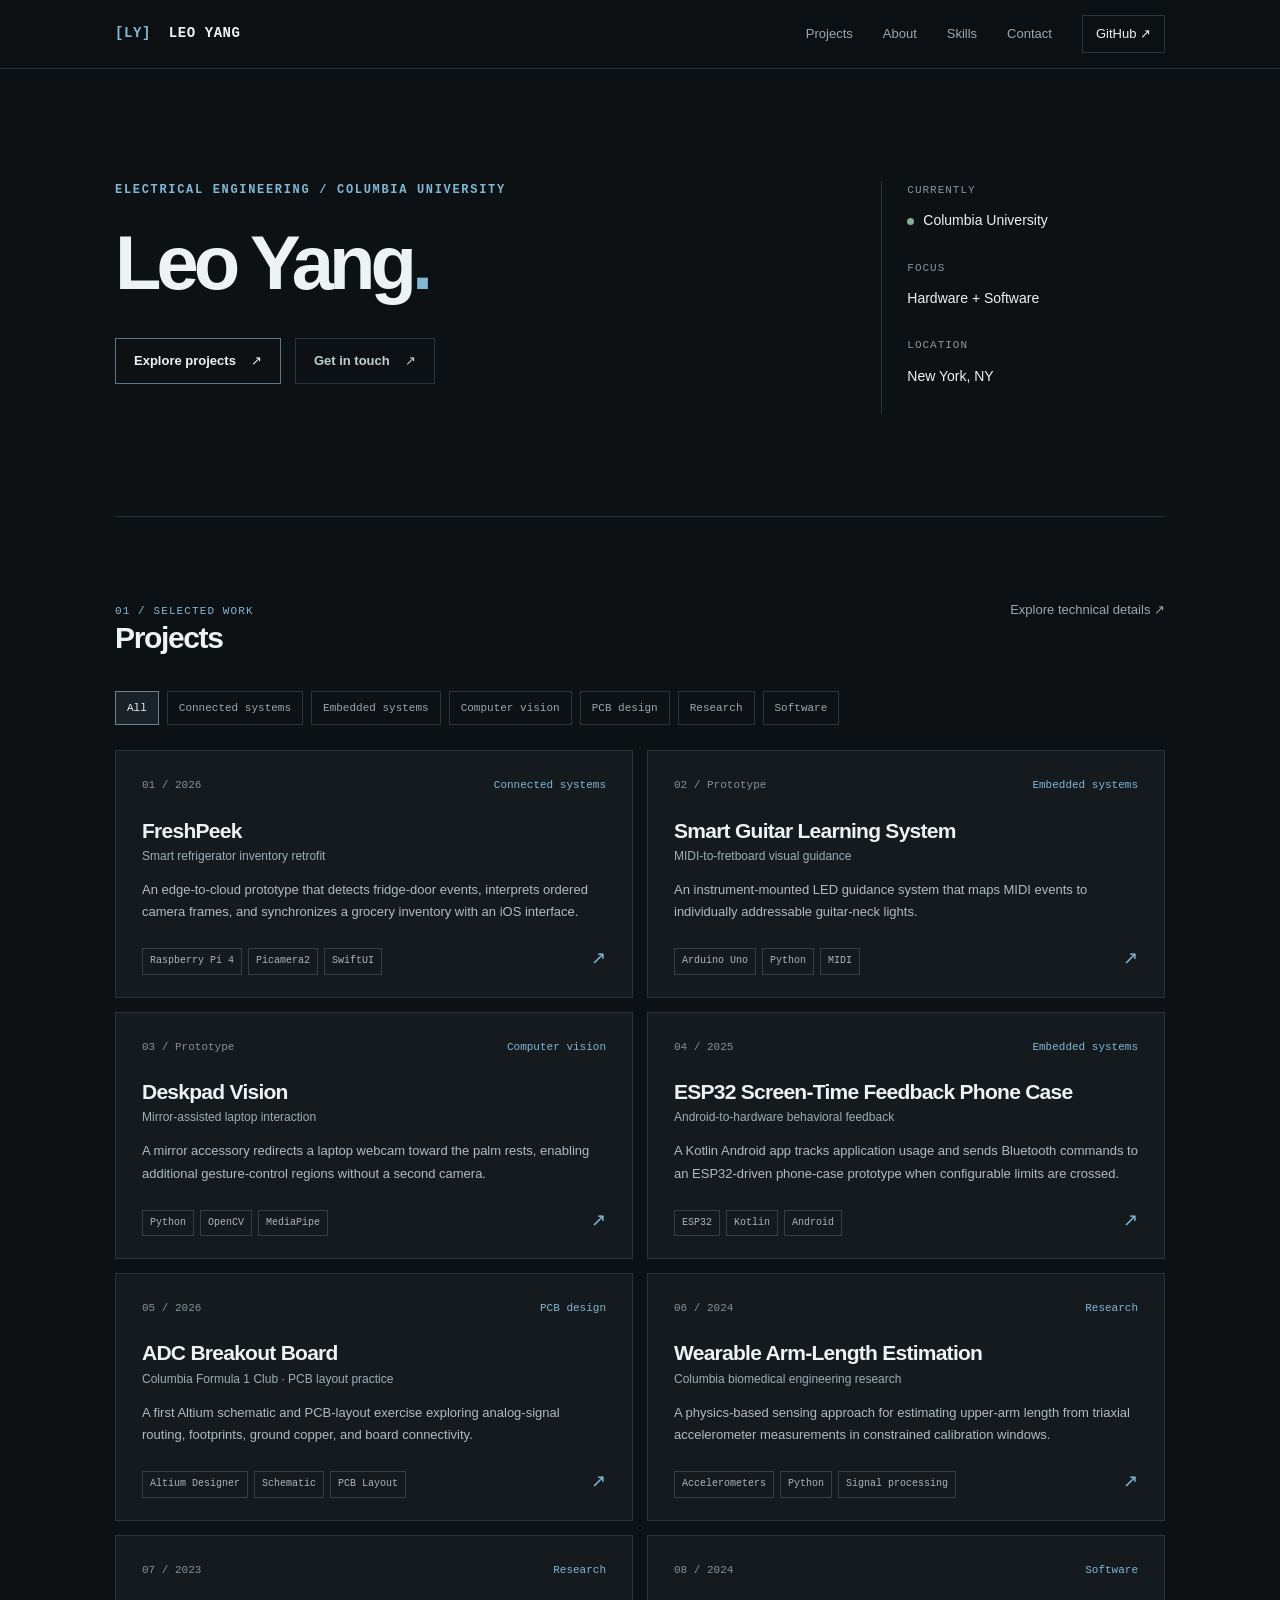
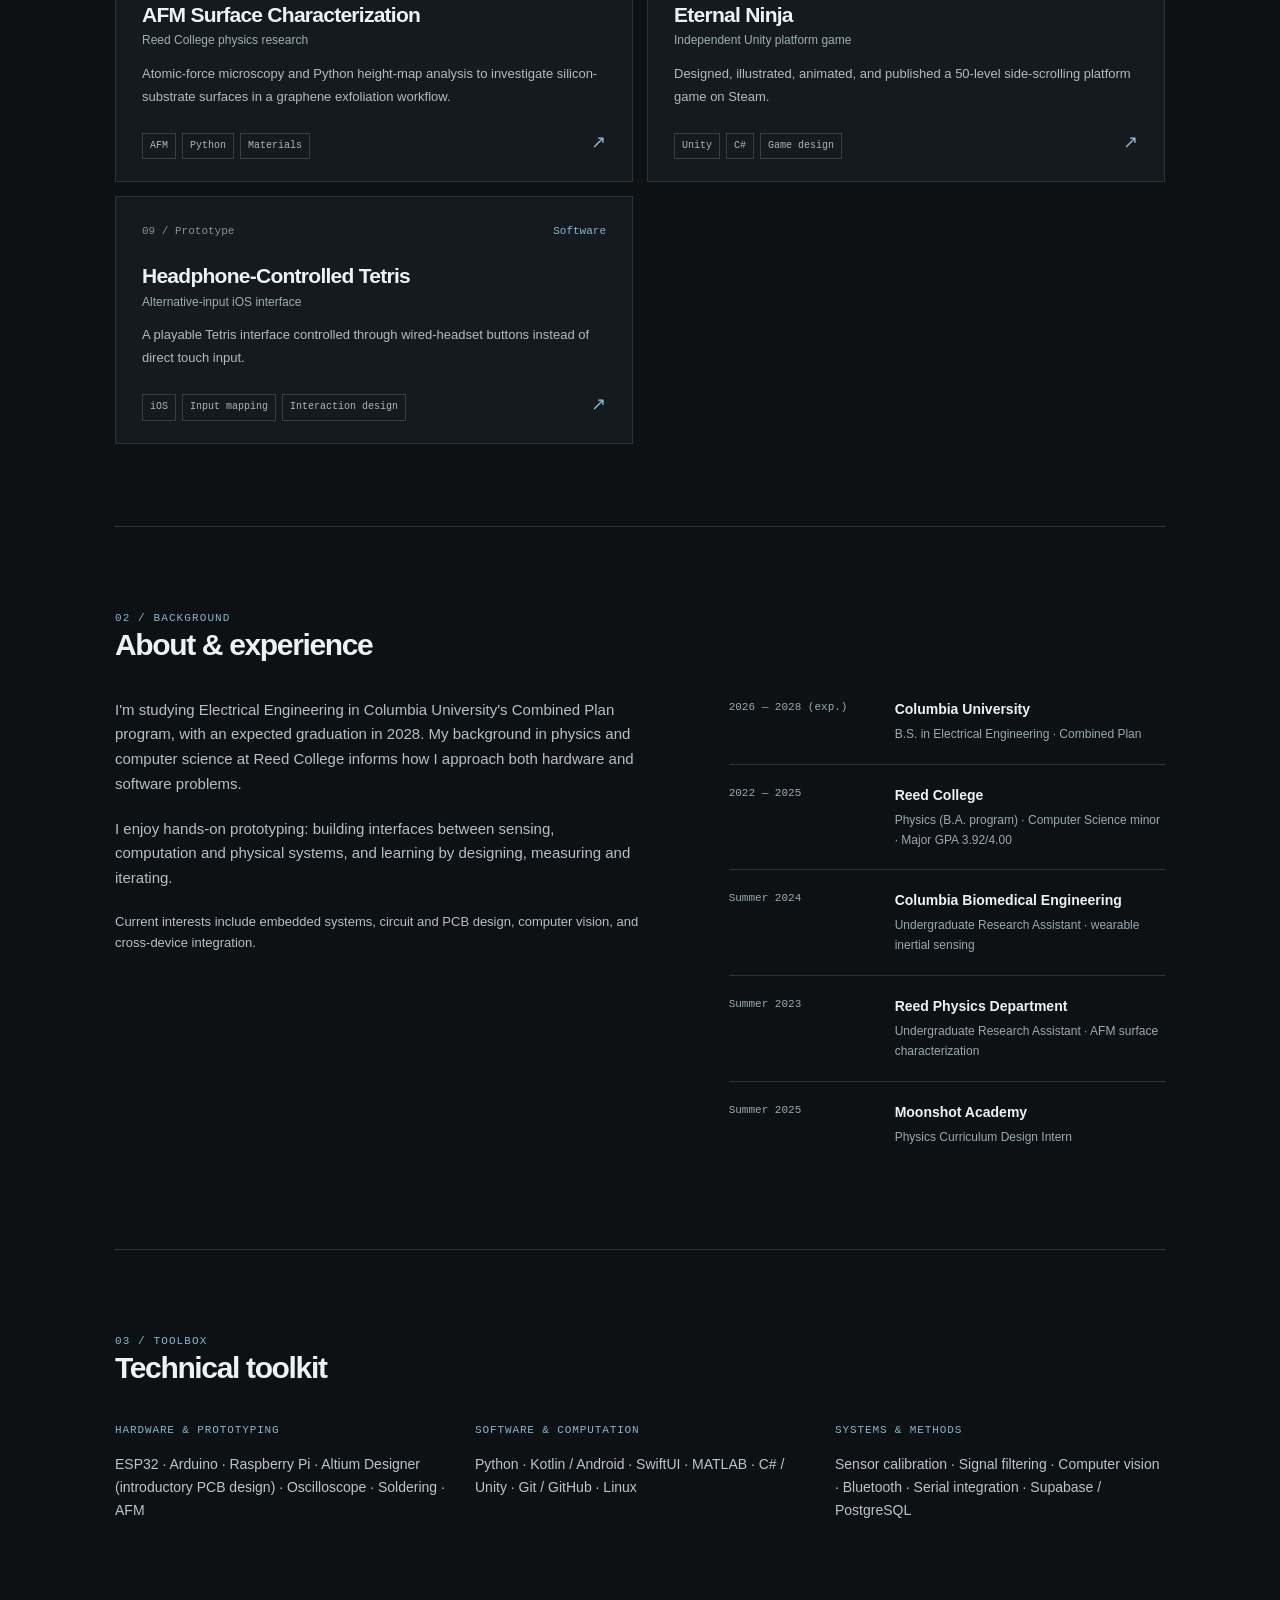
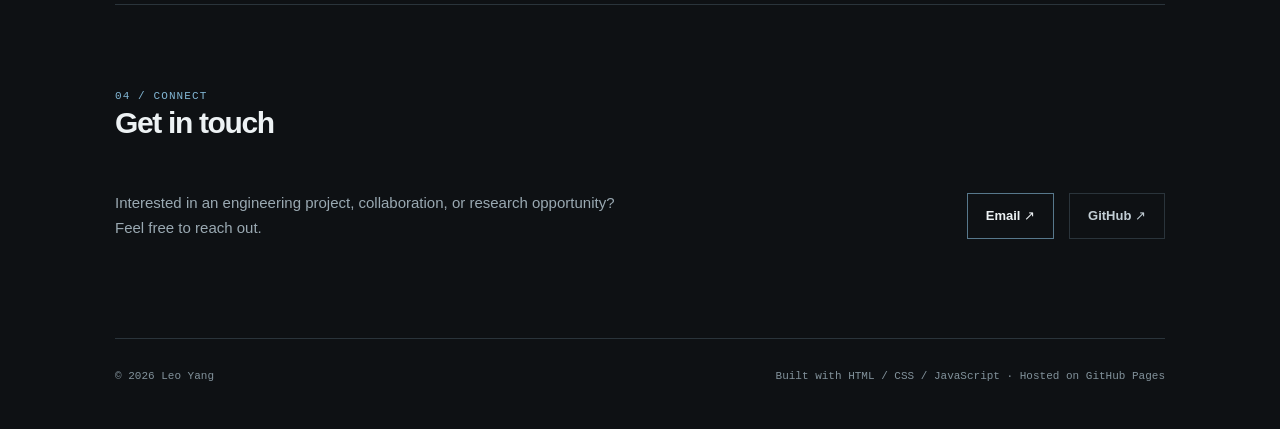
<file: index.html>
<!doctype html><html lang="en"><head><meta charset="utf-8"><meta name="viewport" content="width=device-width, initial-scale=1"><meta name="description" content="Leo Yang — Electrical Engineering at Columbia University. Embedded systems, PCB design, computer vision and software projects."><title>Leo Yang — Electrical Engineering & Projects</title><link rel="icon" href="assets/favicon.svg" type="image/svg+xml"><link rel="stylesheet" href="style.css"></head>
<body><header><div class="container"><a class="brand" href="index.html"><span class="mark">[LY]</span> LEO YANG</a><nav class="nav" aria-label="Main navigation"><a href="#projects">Projects</a><a href="#about">About</a><a href="#skills">Skills</a><a href="#contact">Contact</a><a class="git" href="https://github.com/leoyang068" target="_blank" rel="noopener">GitHub ↗</a></nav></div></header>
<main class="container"><div class="hero"><div><div class="eyebrow">Electrical Engineering / Columbia University</div><h1>Leo Yang<span class="period">.</span></h1><div class="cta"><a href="#projects" class="btn">Explore projects <span aria-hidden="true">↗</span></a><a class="btn secondary" href="mailto:leoy@reed.edu">Get in touch <span aria-hidden="true">↗</span></a></div></div><aside class="hero-aside" aria-label="Profile details"><div><div class="spec">Currently</div><div class="spec-value"><span class="status"></span>Columbia University</div></div><div><div class="spec">Focus</div><div class="spec-value">Hardware + Software</div></div><div><div class="spec">Location</div><div class="spec-value">New York, NY</div></div></aside></div>
<section id="projects"><div class="section-head"><div><div class="section-kicker">01 / SELECTED WORK</div><h2 class="section-title">Projects</h2></div><span class="section-note">Explore technical details ↗</span></div><div class="filters" id="filters" aria-label="Filter projects"></div><div id="projects-grid" class="projects-grid"></div></section>
<section id="about"><div class="section-head"><div><div class="section-kicker">02 / BACKGROUND</div><h2 class="section-title">About & experience</h2></div></div><div class="about-grid"><div class="about-copy"><p>I'm studying Electrical Engineering in Columbia University's Combined Plan program, with an expected graduation in 2028. My background in physics and computer science at Reed College informs how I approach both hardware and software problems.</p><p>I enjoy hands-on prototyping: building interfaces between sensing, computation and physical systems, and learning by designing, measuring and iterating.</p><p class="muted" style="font-size:13px">Current interests include embedded systems, circuit and PCB design, computer vision, and cross-device integration.</p></div><div><div class="experience"><div class="exp-date">2026 — 2028 (exp.)</div><div><div class="exp-title">Columbia University</div><div class="exp-detail">B.S. in Electrical Engineering · Combined Plan</div></div></div><div class="experience"><div class="exp-date">2022 — 2025</div><div><div class="exp-title">Reed College</div><div class="exp-detail">Physics (B.A. program) · Computer Science minor · Major GPA 3.92/4.00</div></div></div><div class="experience"><div class="exp-date">Summer 2024</div><div><div class="exp-title">Columbia Biomedical Engineering</div><div class="exp-detail">Undergraduate Research Assistant · wearable inertial sensing</div></div></div><div class="experience"><div class="exp-date">Summer 2023</div><div><div class="exp-title">Reed Physics Department</div><div class="exp-detail">Undergraduate Research Assistant · AFM surface characterization</div></div></div><div class="experience"><div class="exp-date">Summer 2025</div><div><div class="exp-title">Moonshot Academy</div><div class="exp-detail">Physics Curriculum Design Intern</div></div></div></div></div></section>
<section id="skills"><div class="section-head"><div><div class="section-kicker">03 / TOOLBOX</div><h2 class="section-title">Technical toolkit</h2></div></div><div class="skills-grid"><div><div class="skill-name">Hardware & prototyping</div><div class="skill-details">ESP32 · Arduino · Raspberry Pi · Altium Designer (introductory PCB design) · Oscilloscope · Soldering · AFM</div></div><div><div class="skill-name">Software & computation</div><div class="skill-details">Python · Kotlin / Android · SwiftUI · MATLAB · C# / Unity · Git / GitHub · Linux</div></div><div><div class="skill-name">Systems & methods</div><div class="skill-details">Sensor calibration · Signal filtering · Computer vision · Bluetooth · Serial integration · Supabase / PostgreSQL</div></div></div></section>
<section id="contact"><div class="section-head"><div><div class="section-kicker">04 / CONNECT</div><h2 class="section-title">Get in touch</h2></div></div><div class="contact-row"><p class="contact-description">Interested in an engineering project, collaboration, or research opportunity? Feel free to reach out.</p><div class="contact-actions"><a href="mailto:leoy@reed.edu" class="btn">Email ↗</a><a href="https://github.com/leoyang068" target="_blank" rel="noopener" class="btn secondary">GitHub ↗</a></div></div></section></main>
<footer><div class="container"><span>© <span id="year"></span> Leo Yang</span><span>Built with HTML / CSS / JavaScript · Hosted on GitHub Pages</span></div></footer><script src="projects.js"></script><script src="main.js"></script></body></html>
</file>
<file: style.css>
:root{color-scheme:dark;--bg:#0e1114;--panel:#151a1f;--line:#2a343b;--muted:#9aa9b2;--white:#edf2f4;--blue:#82b7d5;--max:1110px}
*{box-sizing:border-box}html{scroll-behavior:smooth}body{margin:0;background:var(--bg);color:var(--white);font-family:Inter,ui-sans-serif,-apple-system,BlinkMacSystemFont,"Segoe UI",sans-serif;font-size:15px;line-height:1.65}a{color:inherit;text-decoration:none}button{font:inherit}a:focus-visible,button:focus-visible{outline:2px solid var(--blue);outline-offset:4px}::selection{background:#275675;color:white}
.container{max-width:var(--max);padding:0 30px;margin:auto}.mono,.eyebrow,.tag,.number,.section-kicker,.meta,.filter,footer,.link-arrow,.spec{font-family:ui-monospace,SFMono-Regular,Menlo,Consolas,monospace}.mono{letter-spacing:.01em}
header{height:69px;border-bottom:1px solid var(--line);background:rgba(14,17,20,.97);position:sticky;top:0;z-index:20}header .container{height:100%;display:flex;align-items:center;justify-content:space-between}.brand{font-family:ui-monospace,monospace;font-weight:650;letter-spacing:.04em;font-size:14px}.brand .mark{color:var(--blue);margin-right:9px}.nav{display:flex;gap:30px;align-items:center}.nav a{font-size:13px;color:var(--muted)}.nav a:hover,.nav a.current{color:var(--white)}.nav .git{border:1px solid var(--line);padding:7px 13px;color:var(--white)}
.hero{display:grid;grid-template-columns:1.5fr .62fr;gap:80px;padding:112px 0 102px;border-bottom:1px solid var(--line)}.eyebrow{color:var(--blue);font-size:12px;font-weight:650;letter-spacing:.14em;text-transform:uppercase}.hero h1{font-size:clamp(49px,6vw,76px);line-height:1.06;letter-spacing:-.065em;margin:22px 0 22px;font-weight:650}.hero h1 .period{color:var(--blue)}.lead{font-size:19px;line-height:1.65;color:#b7c3ca;max-width:600px;margin:0}.cta{display:flex;gap:14px;flex-wrap:wrap;margin-top:35px}.btn{display:inline-flex;align-items:center;gap:15px;padding:11px 18px;border:1px solid #57788c;font-size:13px;font-weight:550;cursor:pointer;transition:background .15s}.btn:hover{background:#1c2931}.btn.secondary{border-color:var(--line);color:#c2ced5}.btn.secondary:hover{background:#1c2429}.hero-aside{border-left:1px solid var(--line);padding-left:25px;align-self:center}.spec{font-size:11px;color:#87969e;letter-spacing:.09em;text-transform:uppercase;margin-bottom:12px}.spec-value{font-size:14px;margin-bottom:28px;line-height:1.4}.status{display:inline-block;width:7px;height:7px;background:#8aaa99;border-radius:100%;margin-right:9px}
section{padding:82px 0;border-bottom:1px solid var(--line)}.section-head{display:flex;align-items:baseline;gap:22px;justify-content:space-between;margin-bottom:35px}.section-title{font-size:30px;letter-spacing:-.045em;line-height:1.2;margin:0;font-weight:630}.section-kicker{font-size:11px;color:var(--blue);letter-spacing:.1em}.muted{color:var(--muted)}.section-note{font-size:13px;color:var(--muted)}.filters{display:flex;gap:8px;flex-wrap:wrap;margin-bottom:25px}.filter{background:transparent;border:1px solid var(--line);padding:7px 11px;color:var(--muted);font-size:11px;cursor:pointer}.filter:hover,.filter.active{color:var(--white);border-color:#668395;background:#192229}
.projects-grid{display:grid;grid-template-columns:repeat(2,minmax(0,1fr));gap:14px}.project-card{display:flex;flex-direction:column;min-height:238px;border:1px solid var(--line);background:var(--panel);padding:25px 26px 22px;transition:background .18s,border .18s}.project-card:hover{border-color:#638195;background:#1a2228}.card-top{display:flex;justify-content:space-between;align-items:center;gap:15px}.number,.meta{font-size:11px;color:#81929c}.card-category{font-family:ui-monospace,monospace;font-size:11px;color:var(--blue)}.project-card h3{margin:22px 0 3px;font-size:21px;font-weight:610;letter-spacing:-.035em;line-height:1.3}.card-subtitle{font-size:12px;color:#9caeb7;margin:0 0 12px}.card-summary{font-size:13px;color:#aebcc4;line-height:1.75;margin:0;flex:1}.card-bottom{display:flex;align-items:end;justify-content:space-between;margin-top:21px;gap:10px}.tags{display:flex;flex-wrap:wrap;gap:6px}.tag{font-size:10px;border:1px solid #334049;padding:4px 7px;color:#a7b7c1}.link-arrow{color:var(--blue);font-size:18px}.text-link{font-size:13px;color:var(--blue)}.text-link:hover{text-decoration:underline}
.about-grid{display:grid;grid-template-columns:1.2fr 1fr;gap:90px}.about-copy p{margin:0 0 20px;color:#b4c0c7;font-size:15px}.experience{display:grid;grid-template-columns:150px 1fr;gap:16px;padding:19px 0;border-top:1px solid var(--line)}.experience:first-child{border-top:0;padding-top:0}.exp-date{font-family:ui-monospace,monospace;font-size:11px;color:var(--muted)}.exp-title{font-weight:600;font-size:14px}.exp-detail{font-size:12px;color:var(--muted);margin-top:4px}.skills-grid{display:grid;grid-template-columns:repeat(3,1fr);gap:30px}.skill-name{font-family:ui-monospace,monospace;color:var(--blue);font-size:11px;text-transform:uppercase;letter-spacing:.08em;margin-bottom:14px}.skill-details{color:#bac5cb;font-size:14px}.contact-row{display:flex;justify-content:space-between;align-items:center;gap:25px}.contact-description{max-width:500px;color:var(--muted)}.contact-actions{display:flex;gap:15px;flex-wrap:wrap}footer{padding:28px 0 44px;font-size:11px;color:#82929b}footer .container{display:flex;justify-content:space-between;gap:15px}
.detail-main{padding-bottom:90px}.back{display:inline-block;margin:38px 0 48px;color:var(--muted);font-size:12px}.back:hover{color:var(--white)}.detail-header{border-bottom:1px solid var(--line);padding-bottom:45px;margin-bottom:50px}.detail-header h1{font-size:clamp(36px,5vw,60px);letter-spacing:-.06em;line-height:1.13;margin:16px 0}.detail-subtitle{font-size:18px;color:#afbec6;margin:0 0 24px}.detail-meta{display:flex;gap:20px;flex-wrap:wrap}.detail-columns{display:grid;grid-template-columns:1.4fr .55fr;gap:80px}.detail-body h2{font-size:18px;margin:0 0 14px;letter-spacing:-.025em}.detail-body p{color:#b9c7cd;margin:0 0 28px;max-width:700px}.detail-body ul{color:#b9c7cd;padding-left:21px;margin-top:0}.detail-body li{padding-left:5px;margin-bottom:13px}.sidebar-block{border-top:1px solid var(--line);padding:20px 0}.sidebar-block h3,.media-heading{font-family:ui-monospace,monospace;font-size:11px;text-transform:uppercase;letter-spacing:.07em;color:var(--blue);margin:0 0 16px}.sidebar-block a{display:block;color:var(--white);font-size:13px;padding:7px 0;overflow-wrap:anywhere}.sidebar-block a:hover{text-decoration:underline}.media-section{padding-top:35px;margin-top:55px;border-top:1px solid var(--line)}.media-grid{display:grid;grid-template-columns:repeat(2,minmax(0,1fr));gap:16px}.media-card{border:1px solid var(--line);padding:12px;background:var(--panel)}.media-card img,.media-card video,.media-card iframe{display:block;width:100%;max-height:460px;object-fit:contain;background:#0b0e10;border:0}.media-card figcaption{font-size:12px;color:var(--muted);margin-top:9px}.file-list{display:flex;flex-direction:column;gap:9px}.file-list a{border:1px solid var(--line);padding:13px 16px;color:#cbd7dc;font-size:13px}.file-list a:hover{border-color:var(--blue)}.file-list span{color:var(--blue);margin-right:11px}.empty{padding:25px;border:1px dashed var(--line);color:var(--muted)}
@media(max-width:830px){.hero{grid-template-columns:1fr;gap:35px;padding:80px 0}.hero-aside{display:flex;flex-wrap:wrap;gap:20px;border-left:0;border-top:1px solid var(--line);padding:22px 0 0}.hero-aside>div{min-width:120px}.spec-value{margin-bottom:0}.about-grid,.detail-columns{gap:35px;grid-template-columns:1fr}.skills-grid{grid-template-columns:repeat(2,1fr)}.nav{gap:15px}}
@media(max-width:590px){.container{padding:0 19px}.nav a:not(.git){display:none}.hero h1{font-size:49px}.hero{padding:68px 0 72px}section{padding:57px 0}.section-head{align-items:start;gap:8px}.section-title{font-size:26px}.projects-grid,.media-grid,.skills-grid{grid-template-columns:1fr}.project-card{min-height:208px;padding:20px}.experience{grid-template-columns:1fr;gap:6px}.contact-row{align-items:start;flex-direction:column}footer .container{flex-direction:column}.detail-header{margin-bottom:32px}.detail-main{padding-bottom:45px}}
@media(prefers-reduced-motion:reduce){html{scroll-behavior:auto}*{transition:none!important}}
</file>
